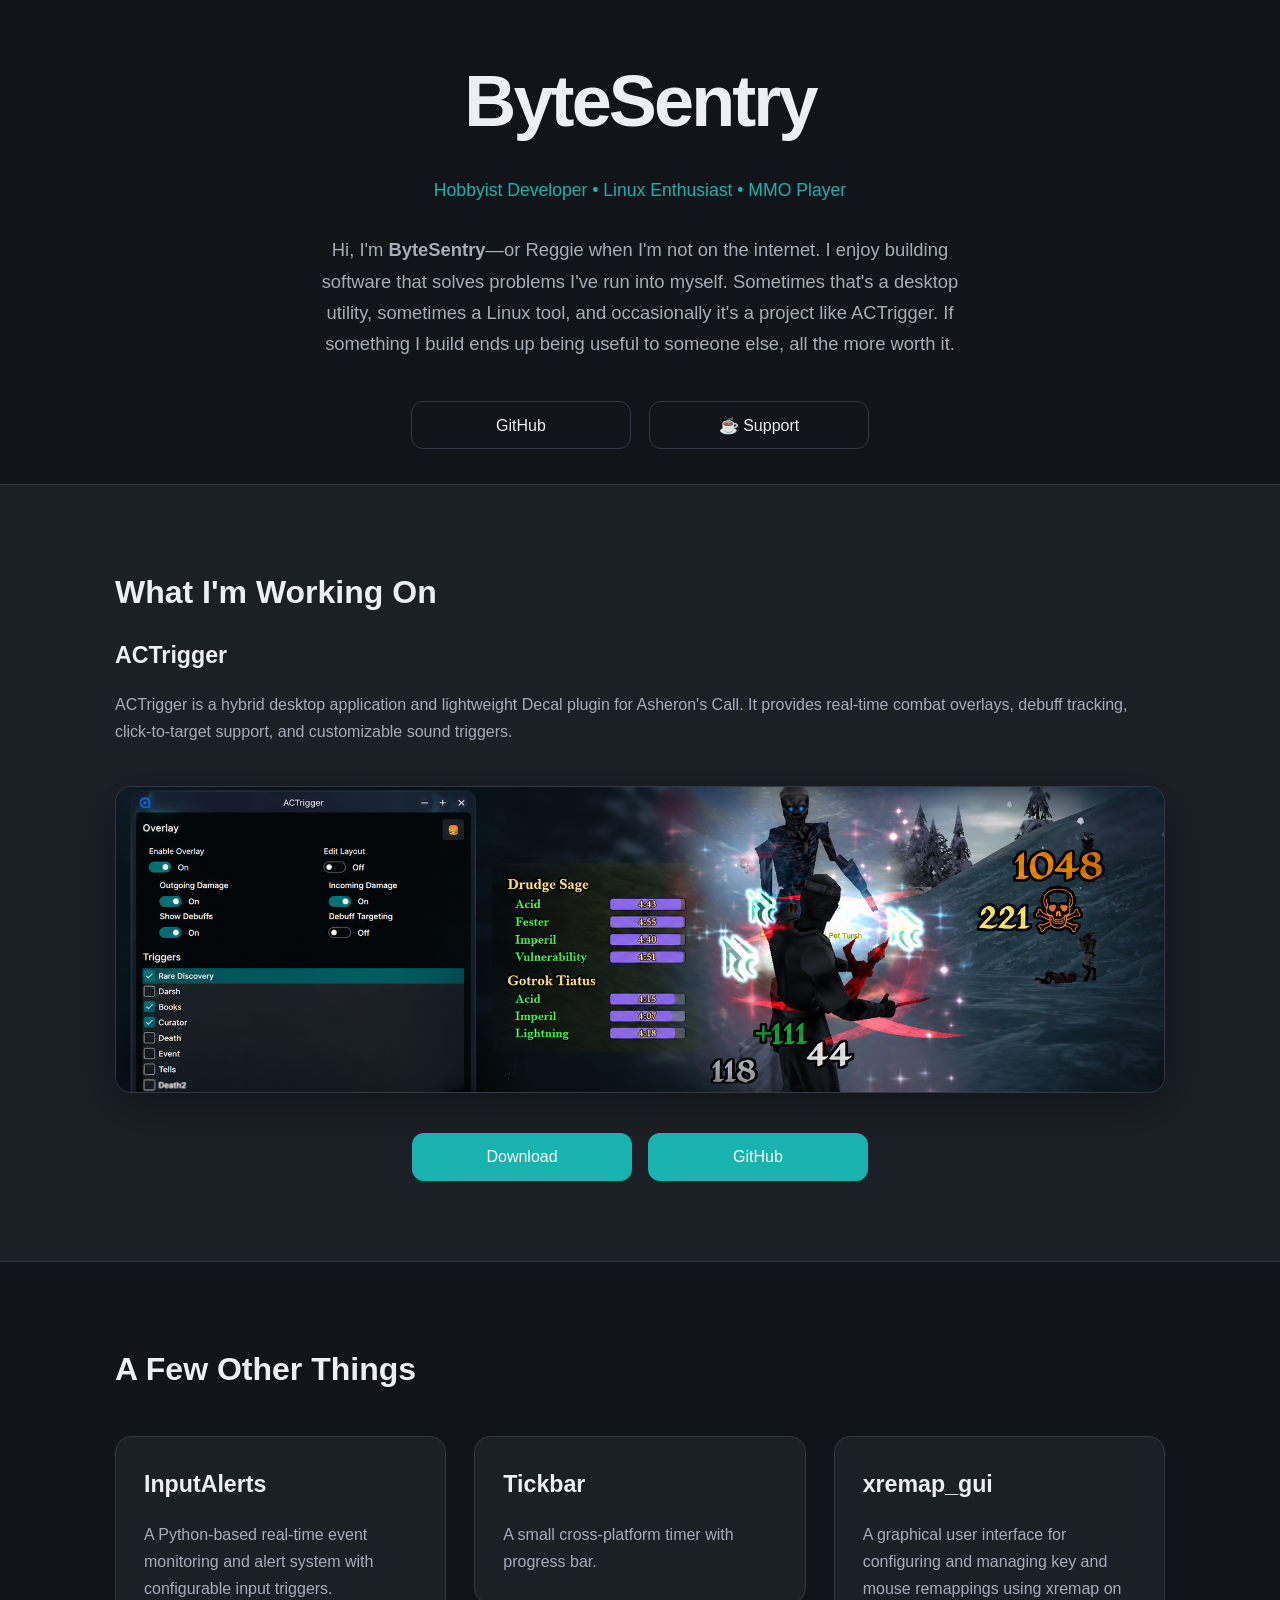
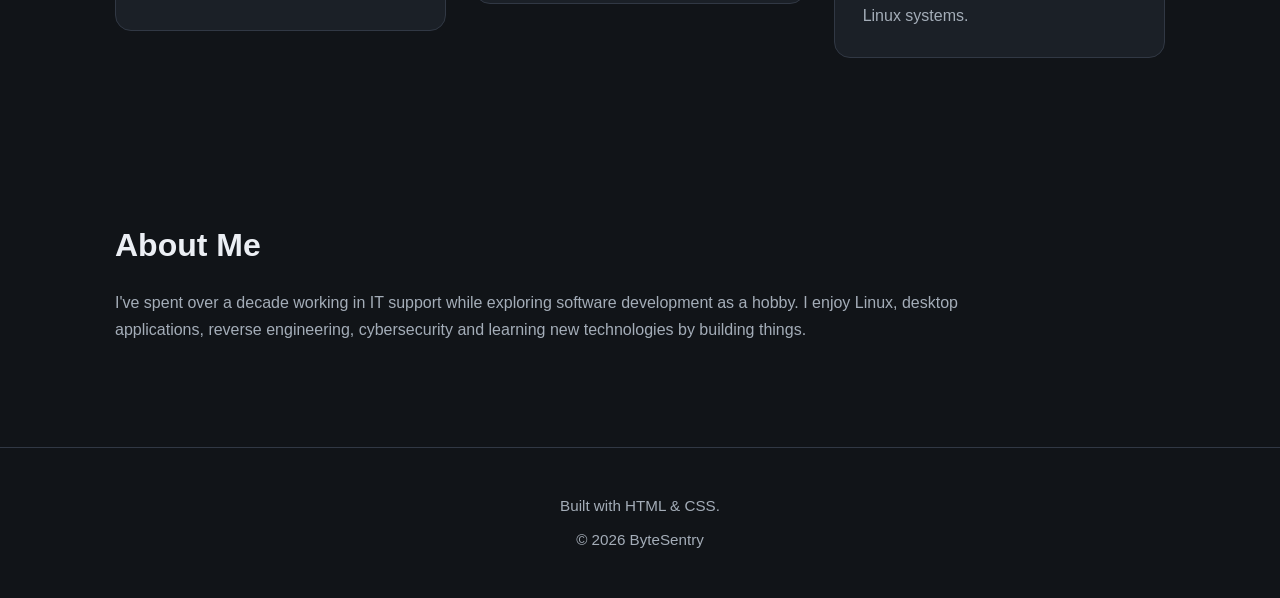
<file: index.html>
<!DOCTYPE html>
<html lang="en">

<head>
    <meta charset="UTF-8">
    <meta name="viewport" content="width=device-width, initial-scale=1.0">

    <title>ByteSentry</title>

    <meta name="description"
          content="The personal homepage of ByteSentry (Reggie), creator of ACTrigger and other open-source desktop applications.">

    <link rel="stylesheet" href="style.css">
</head>

<body>

<header>

    <div class="container">

        <h1>ByteSentry</h1>

        <p class="subtitle">
            Hobbyist Developer • Linux Enthusiast • MMO Player
        </p>

        <p class="intro">
            Hi, I'm <strong>ByteSentry</strong>—or Reggie when I'm not on the internet.
            I enjoy building software that solves problems I've run into myself.
            Sometimes that's a desktop utility, sometimes a Linux tool,
            and occasionally it's a project like ACTrigger.
            If something I build ends up being useful to someone else,
            all the more worth it.
        </p>

       <nav>

            <a href="https://github.com/bytesentry"
            target="_blank"
            rel="noopener">
                GitHub
            </a>

            <a href="https://buymeacoffee.com/bytesentry"
            target="_blank"
            rel="noopener">
                ☕ Support
            </a>

        </nav>

    </div>

</header>

<main>

    <section id="featured">

        <div class="container">

            <h2>What I'm Working On</h2>

            <h3>ACTrigger</h3>

            <p>
                ACTrigger is a hybrid desktop application and lightweight Decal plugin
                for Asheron's Call.

                It provides real-time combat overlays, debuff tracking,
                click-to-target support, and customizable sound triggers.
            </p>

            <div class="screenshot">

                <img
                    src="assets/images/hero.png"
                    alt="ACTrigger application and combat overlays">

            </div>

            <div class="buttons">

                <a href="https://github.com/bytesentry/ACTrigger/releases"
                   target="_blank"
                   rel="noopener">
                    Download
                </a>

                <a href="https://github.com/bytesentry/ACTrigger"
                   target="_blank"
                   rel="noopener">
                    GitHub
                </a>

            </div>

        </div>

    </section>


    <section id="projects">

        <div class="container">

            <h2>A Few Other Things</h2>

            <div class="project-grid">

                <a class="project-link"
                   href="https://github.com/bytesentry/InputAlerts"
                   target="_blank"
                   rel="noopener">

                    <article>

                        <h3>InputAlerts</h3>

                        <p>
                            A Python-based real-time event monitoring and alert
                            system with configurable input triggers.
                        </p>

                    </article>

                </a>

                <a class="project-link"
                   href="https://github.com/bytesentry/tickbar"
                   target="_blank"
                   rel="noopener">

                    <article>

                        <h3>Tickbar</h3>

                        <p>
                            A small cross-platform timer with progress bar.
                        </p>

                    </article>

                </a>

                <a class="project-link"
                   href="https://github.com/bytesentry/xremap_gui"
                   target="_blank"
                   rel="noopener">

                    <article>

                        <h3>xremap_gui</h3>

                        <p>
                            A graphical user interface for configuring and
                            managing key and mouse remappings using xremap
                            on Linux systems.
                        </p>

                    </article>

                </a>

            </div>

        </div>

    </section>


    <section id="about">

        <div class="container">

            <h2>About Me</h2>

            <p>
                I've spent over a decade working in IT support while exploring
                software development as a hobby.
                I enjoy Linux, desktop applications, reverse engineering, cybersecurity
                and learning new technologies by building things.
            </p>

        </div>

    </section>

</main>

<footer>

    <div class="container">

        <p>
            Built with HTML &amp; CSS.
        </p>

        <p>
            © 2026 ByteSentry
        </p>

    </div>

</footer>

</body>

</html>
</file>
<file: style.css>
/* ==========================================================
 *  ByteSentry
 *  Personal Homepage
 = *========================================================= */

:root {

    --bg: #111418;
    --surface: #1b2027;
    --surface-hover: #232a33;

    --text: #eceff4;
    --muted: #a4adb8;

    --accent: #18b3b0;
    --accent-hover: #29c7c4;

    --border: #313844;

    --shadow:
    0 14px 50px rgba(0,0,0,.35);

    --radius: 16px;

    --content-width: 1050px;
}

/* ==========================================================
 *  Reset
 = *========================================================= */

* {

    margin: 0;
    padding: 0;
    box-sizing: border-box;
}

html {

    scroll-behavior: smooth;
}

body {

    background: var(--bg);

    color: var(--text);

    font-family:
    "Segoe UI",
    Inter,
    Roboto,
    Helvetica,
    Arial,
    sans-serif;

    line-height: 1.7;
}

/* ==========================================================
 *  Layout
 = *========================================================= */

.container {

    width: min(92%, var(--content-width));

    margin: auto;
}

section {

    padding: 80px 0;
}

/* ==========================================================
 *  Header
 = *========================================================= */

header {

    text-align: center;

    padding: 40px 0 35px;
}

header h1 {

    font-size: clamp(3rem, 6vw, 4.5rem);

    font-weight: 700;

    letter-spacing: -.04em;

    margin-bottom: 14px;
}

.subtitle {

    color: var(--accent);

    font-size: 1.1rem;
}

.intro {

    margin: 28px auto 0;

    max-width: 680px;

    color: var(--muted);

    font-size: 1.15rem;
}

/* ==========================================================
 *  Navigation
 = *========================================================= */

nav {

    margin-top: 42px;

    display: flex;

    justify-content: center;

    gap: 18px;

    flex-wrap: wrap;
}

nav a {

    color: var(--text);

    text-decoration: none;

    padding: 12px 24px;

    border-radius: 12px;

    border: 1px solid var(--border);

    transition:
    background .2s,
    border-color .2s,
    transform .2s;
}

nav a:hover {

    background: var(--surface);

    border-color: var(--accent);

    transform: translateY(-3px);
}

/* ==========================================================
 *  Hero Banner
 = *========================================================= */

.hero {

    padding: 0 0 55px;
}

.hero .container {

    width: min(98%, 1350px);
}

.hero img {

    display: block;

    width: 100%;

    height: auto;

    border-radius: 18px;

    border: 1px solid var(--border);

    box-shadow: var(--shadow);
}

/* ==========================================================
 *  Headings
 = *========================================================= */

h2 {

    font-size: 2rem;

    margin-bottom: 16px;
}

h3 {

    font-size: 1.45rem;

    margin-bottom: 16px;
}

p {

    color: var(--muted);
}

/* ==========================================================
 *  Featured
 = *========================================================= */

#featured {

background: var(--surface);

border-top: 1px solid var(--border);

border-bottom: 1px solid var(--border);
}

.screenshot {

    margin: 40px 0;

    border-radius: var(--radius);

    overflow: hidden;

    border: 1px solid var(--border);

    box-shadow: var(--shadow);
}

.screenshot img {

    width: 100%;

    display: block;
}

/* ==========================================================
 *  Buttons
 * = *========================================================= */

.buttons {

    display: flex;

    justify-content: center;

    align-items: center;

    gap: 16px;

    flex-wrap: wrap;

    margin-top: 35px;
}

.buttons a,
nav a {

    display: inline-flex;

    justify-content: center;

    align-items: center;

    width: 220px;

    height: 48px;

    text-align: center;

    text-decoration: none;

    padding: 0 24px;

    border-radius: 12px;

    transition:
    background .2s,
    border-color .2s,
    transform .2s;
}

/* top navigation */

nav a {

    color: var(--text);

    border: 1px solid var(--border);
}

nav a:hover {

    background: var(--surface);

    border-color: var(--accent);

    transform: translateY(-3px);
}

/* project buttons */

.buttons a {

    color: white;

    background: var(--accent);
}

.buttons a:hover {

    background: var(--accent-hover);

    transform: translateY(-3px);
}
/* ==========================================================
 *  Projects
 = *========================================================= */
.project-link {

    color: inherit;

    text-decoration: none;

    display: block;
}
.project-grid {

    display: grid;

    grid-template-columns: repeat(auto-fit, minmax(300px, 1fr));

    gap: 28px;

    margin-top: 40px;
}

article {

    background: var(--surface);

    border: 1px solid var(--border);

    border-radius: var(--radius);

    padding: 28px;

    transition:
    transform .2s,
    border-color .2s;
}

.project-link:hover article {

    transform: translateY(-5px);

    border-color: var(--accent);
}

/* ==========================================================
 *  About
 = *========================================================= */

#about p {

max-width: 850px;

margin-bottom: 24px;
}

/* ==========================================================
 *  Support
 = *========================================================= */

#support {

text-align: center;

background: var(--surface);

border-top: 1px solid var(--border);
}

#support p {

max-width: 650px;

margin: auto;
}

.coffee {

    margin-top: 35px;
}

/* ==========================================================
 *  Footer
 = *========================================================= */

footer {

    border-top: 1px solid var(--border);

    padding: 45px 0;

    text-align: center;
}

footer p {

    font-size: .95rem;
}

footer p + p {

    margin-top: 8px;
}

/* ==========================================================
 *  Responsive
 = *========================================================= */

@media (max-width: 768px) {

    header {

        padding: 70px 0 40px;
    }

    section {

        padding: 60px 0;
    }

    .hero {

        padding-bottom: 60px;
    }

}
</file>
